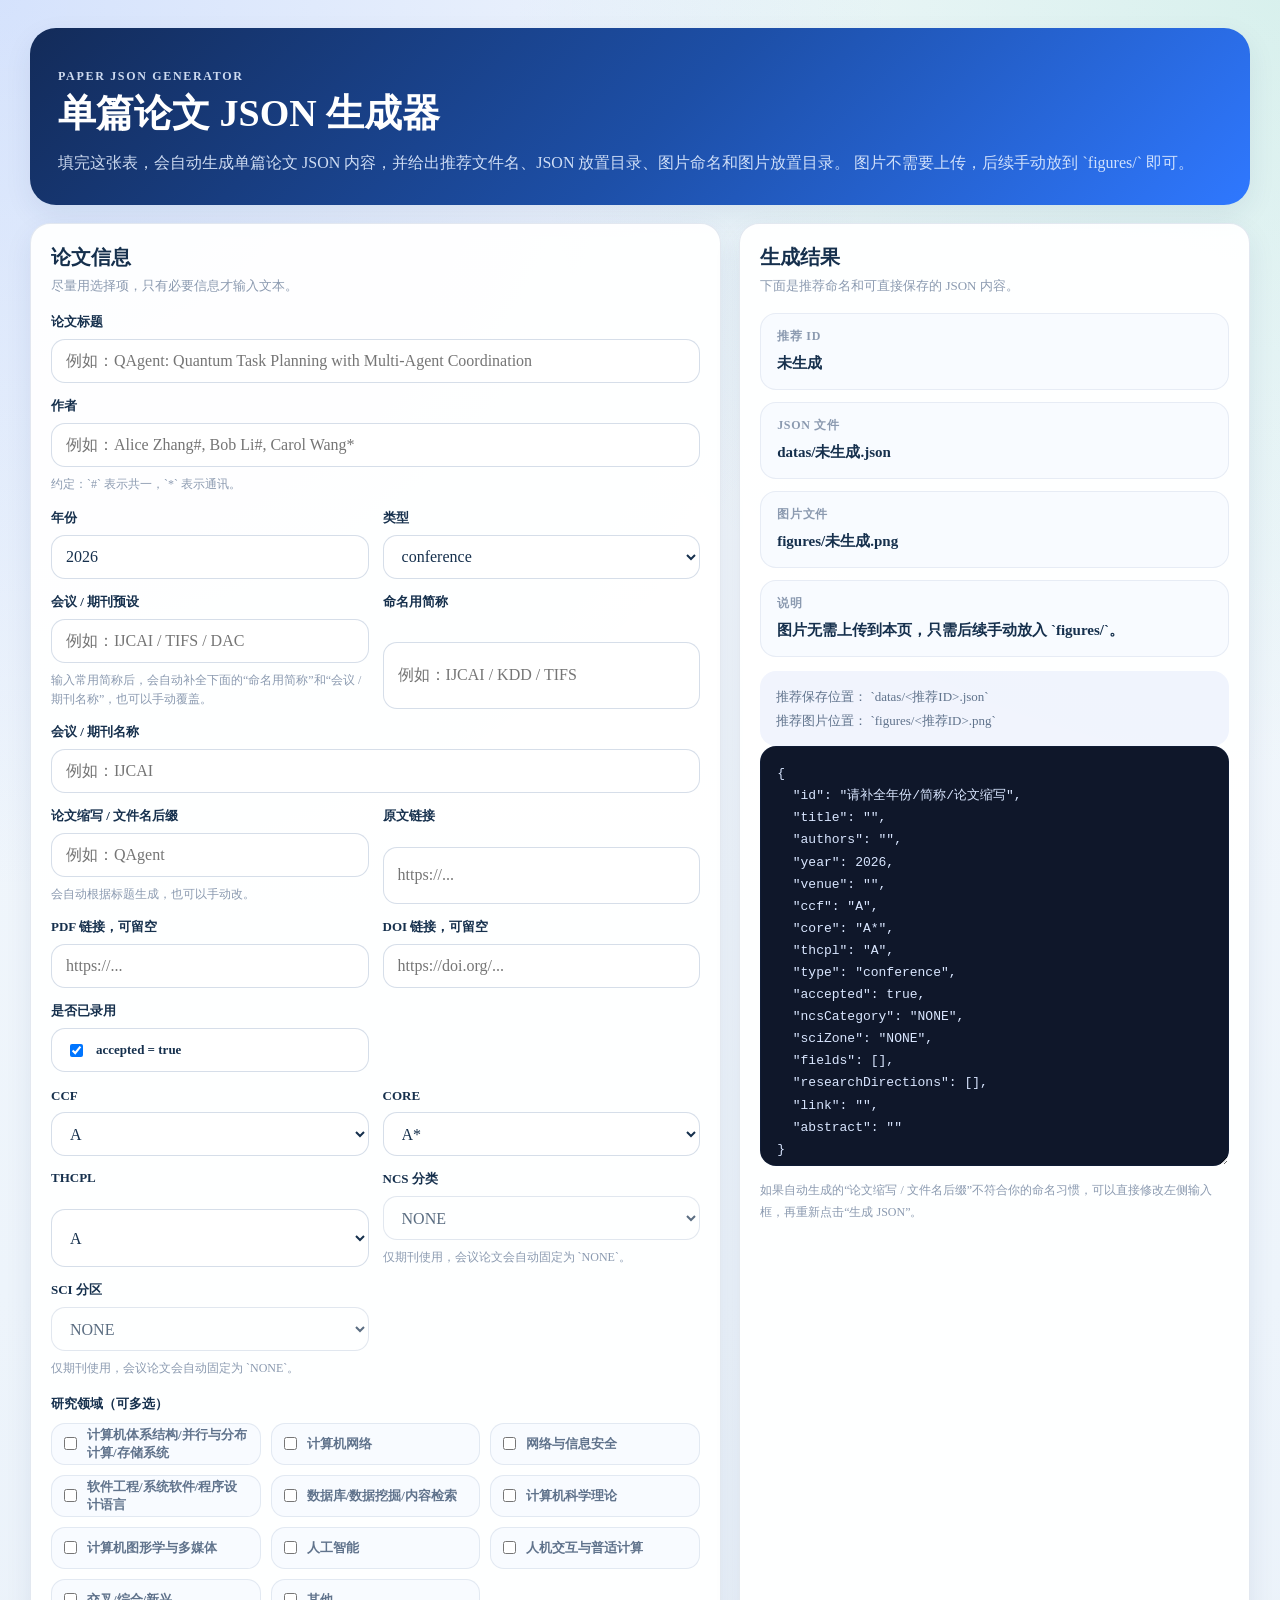
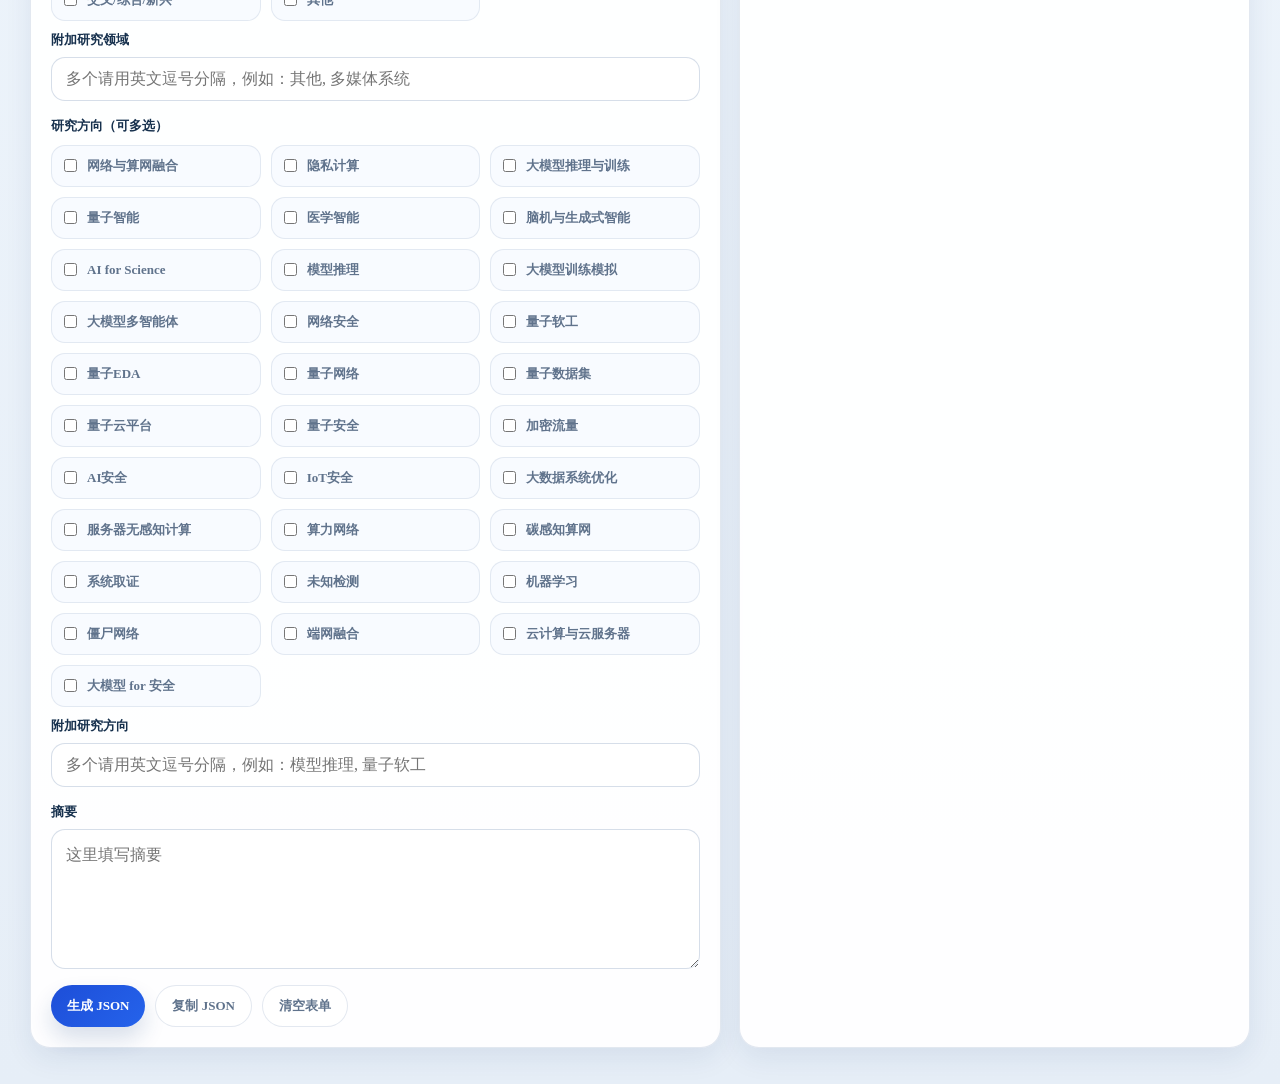
<file: gen_paper_json.html>
<!doctype html>
<html lang="zh-CN">
  <head>
    <meta charset="UTF-8" />
    <meta name="viewport" content="width=device-width, initial-scale=1.0" />
    <title>论文 JSON 生成器</title>
    <style>
      :root {
        --bg: #edf4fb;
        --surface: rgba(255, 255, 255, 0.94);
        --surface-strong: #ffffff;
        --border: rgba(31, 71, 132, 0.12);
        --border-strong: rgba(31, 71, 132, 0.18);
        --text: #16304d;
        --text-soft: #60738c;
        --text-faint: #8b9ab0;
        --primary: #1f5ed8;
        --primary-strong: #183d90;
        --primary-soft: #e8f0ff;
        --shadow-soft: 0 10px 28px rgba(18, 52, 100, 0.08);
        --radius-xl: 26px;
        --radius-lg: 20px;
        --radius-md: 14px;
        --radius-sm: 999px;
        --font-sans: "Segoe UI", "PingFang SC", "Microsoft YaHei", sans-serif;
      }

      * {
        box-sizing: border-box;
      }

      body {
        margin: 0;
        min-height: 100vh;
        color: var(--text);
        font-family: var(--font-sans);
        background:
          radial-gradient(circle at top left, rgba(73, 128, 255, 0.18), transparent 30%),
          radial-gradient(circle at top right, rgba(16, 185, 129, 0.12), transparent 26%),
          linear-gradient(180deg, #f4f8fc 0%, var(--bg) 48%, #e6eef7 100%);
      }

      body,
      input,
      select,
      textarea,
      button {
        font: inherit;
      }

      .page {
        width: min(1220px, calc(100vw - 28px));
        margin: 0 auto;
        padding: 28px 0 36px;
      }

      .hero {
        margin-bottom: 18px;
        padding: 28px;
        border-radius: var(--radius-xl);
        background: linear-gradient(135deg, #132b59 0%, #1d4fa7 52%, #2f78ff 100%);
        color: #ffffff;
        box-shadow: var(--shadow-soft);
      }

      .hero__eyebrow {
        margin: 0 0 8px;
        color: rgba(216, 231, 255, 0.82);
        font-size: 12px;
        font-weight: 800;
        letter-spacing: 0.14em;
        text-transform: uppercase;
      }

      .hero h1 {
        margin: 0;
        font-size: clamp(28px, 4vw, 38px);
      }

      .hero p {
        margin: 10px 0 0;
        color: rgba(226, 237, 255, 0.9);
        line-height: 1.8;
      }

      .layout {
        display: grid;
        grid-template-columns: minmax(0, 1.15fr) minmax(360px, 0.85fr);
        gap: 18px;
      }

      .panel {
        border: 1px solid var(--border);
        border-radius: var(--radius-lg);
        background: var(--surface);
        box-shadow: var(--shadow-soft);
      }

      .panel__body {
        padding: 20px;
      }

      .panel__head {
        display: flex;
        align-items: center;
        justify-content: space-between;
        gap: 12px;
        margin-bottom: 18px;
      }

      .panel__head h2 {
        margin: 0;
        font-size: 20px;
      }

      .panel__head p {
        margin: 6px 0 0;
        color: var(--text-faint);
        font-size: 13px;
      }

      .form-grid {
        display: grid;
        gap: 16px;
      }

      .field-grid {
        display: grid;
        grid-template-columns: repeat(2, minmax(0, 1fr));
        gap: 14px;
      }

      .field {
        display: grid;
        gap: 8px;
      }

      .field--full {
        grid-column: 1 / -1;
      }

      .field label,
      .choice-section__title {
        color: var(--text);
        font-size: 13px;
        font-weight: 800;
      }

      .field__hint {
        color: var(--text-faint);
        font-size: 12px;
        line-height: 1.6;
      }

      input[type="text"],
      input[type="number"],
      input[type="url"],
      select,
      textarea {
        width: 100%;
        min-height: 44px;
        padding: 11px 14px;
        border: 1px solid var(--border-strong);
        border-radius: var(--radius-md);
        background: var(--surface-strong);
        color: var(--text);
        transition: border-color 160ms ease, box-shadow 160ms ease;
      }

      textarea {
        min-height: 140px;
        resize: vertical;
        line-height: 1.75;
      }

      input:focus,
      select:focus,
      textarea:focus {
        outline: none;
        border-color: rgba(29, 78, 216, 0.34);
        box-shadow: 0 0 0 5px rgba(29, 78, 216, 0.08);
      }

      .inline-toggle {
        display: inline-flex;
        align-items: center;
        gap: 10px;
        min-height: 44px;
        padding: 0 14px;
        border: 1px solid var(--border-strong);
        border-radius: var(--radius-md);
        background: var(--surface-strong);
        color: var(--text-soft);
        font-weight: 700;
      }

      .choice-section {
        display: grid;
        gap: 10px;
      }

      .choice-grid {
        display: grid;
        grid-template-columns: repeat(auto-fit, minmax(170px, 1fr));
        gap: 10px;
      }

      .choice {
        display: flex;
        align-items: center;
        gap: 10px;
        min-height: 42px;
        padding: 0 12px;
        border: 1px solid rgba(31, 71, 132, 0.1);
        border-radius: 14px;
        background: #f8fbff;
        color: var(--text-soft);
        font-size: 13px;
        font-weight: 700;
      }

      .choice input {
        margin: 0;
      }

      .actions {
        display: flex;
        flex-wrap: wrap;
        gap: 10px;
      }

      .button {
        min-height: 42px;
        padding: 0 16px;
        border: 0;
        border-radius: var(--radius-sm);
        background: linear-gradient(135deg, #1d4ed8, #2563eb);
        color: #ffffff;
        font-size: 13px;
        font-weight: 800;
        cursor: pointer;
        box-shadow: 0 12px 22px rgba(20, 61, 126, 0.16);
      }

      .button--ghost {
        border: 1px solid rgba(31, 71, 132, 0.12);
        background: #ffffff;
        color: var(--text-soft);
        box-shadow: none;
      }

      .notice {
        padding: 14px 16px;
        border-radius: 16px;
        background: rgba(29, 78, 216, 0.06);
        color: var(--text-soft);
        font-size: 13px;
        line-height: 1.8;
      }

      .summary-grid {
        display: grid;
        gap: 12px;
      }

      .summary-card {
        padding: 14px 16px;
        border: 1px solid rgba(31, 71, 132, 0.08);
        border-radius: 16px;
        background: #f8fbff;
      }

      .summary-card__label {
        margin: 0 0 6px;
        color: var(--text-faint);
        font-size: 12px;
        font-weight: 800;
        letter-spacing: 0.06em;
        text-transform: uppercase;
      }

      .summary-card__value {
        margin: 0;
        color: var(--text);
        font-size: 15px;
        font-weight: 700;
        line-height: 1.6;
        word-break: break-word;
      }

      .output {
        width: 100%;
        min-height: 420px;
        padding: 16px;
        border: 1px solid rgba(31, 71, 132, 0.12);
        border-radius: 16px;
        background: #0f172a;
        color: #d9e6ff;
        font-family: ui-monospace, SFMono-Regular, Consolas, "Liberation Mono", monospace;
        font-size: 13px;
        line-height: 1.7;
        white-space: pre-wrap;
      }

      .output:focus {
        outline: none;
      }

      .footer-note {
        margin-top: 10px;
        color: var(--text-faint);
        font-size: 12px;
        line-height: 1.8;
      }

      @media (max-width: 980px) {
        .layout {
          grid-template-columns: 1fr;
        }
      }

      @media (max-width: 720px) {
        .page {
          width: min(100vw - 20px, 1220px);
          padding-top: 18px;
        }

        .hero,
        .panel__body {
          padding: 18px;
        }

        .field-grid {
          grid-template-columns: 1fr;
        }
      }
    </style>
  </head>
  <body>
    <div class="page">
      <section class="hero">
        <p class="hero__eyebrow">Paper JSON Generator</p>
        <h1>单篇论文 JSON 生成器</h1>
        <p>
          填完这张表，会自动生成单篇论文 JSON 内容，并给出推荐文件名、JSON 放置目录、图片命名和图片放置目录。
          图片不需要上传，后续手动放到 `figures/` 即可。
        </p>
      </section>

      <div class="layout">
        <section class="panel">
          <div class="panel__body">
            <div class="panel__head">
              <div>
                <h2>论文信息</h2>
                <p>尽量用选择项，只有必要信息才输入文本。</p>
              </div>
            </div>

            <form id="paperForm" class="form-grid">
              <div class="field-grid">
                <div class="field field--full">
                  <label for="titleInput">论文标题</label>
                  <input id="titleInput" name="title" type="text" placeholder="例如：QAgent: Quantum Task Planning with Multi-Agent Coordination" />
                </div>

                <div class="field field--full">
                  <label for="authorsInput">作者</label>
                  <input id="authorsInput" name="authors" type="text" placeholder="例如：Alice Zhang#, Bob Li#, Carol Wang*" />
                  <div class="field__hint">约定：`#` 表示共一，`*` 表示通讯。</div>
                </div>

                <div class="field">
                  <label for="yearInput">年份</label>
                  <input id="yearInput" name="year" type="number" min="2000" max="2100" value="2026" />
                </div>

                <div class="field">
                  <label for="typeSelect">类型</label>
                  <select id="typeSelect" name="type">
                    <option value="conference">conference</option>
                    <option value="journal">journal</option>
                  </select>
                </div>

                <div class="field">
                  <label for="venuePresetInput">会议 / 期刊预设</label>
                  <input id="venuePresetInput" name="venuePreset" type="text" list="venuePresetList" placeholder="例如：IJCAI / TIFS / DAC" />
                  <datalist id="venuePresetList"></datalist>
                  <div class="field__hint">输入常用简称后，会自动补全下面的“命名用简称”和“会议 / 期刊名称”，也可以手动覆盖。</div>
                </div>

                <div class="field">
                  <label for="venueCodeInput">命名用简称</label>
                  <input id="venueCodeInput" name="venueCode" type="text" placeholder="例如：IJCAI / KDD / TIFS" />
                </div>

                <div class="field field--full">
                  <label for="venueInput">会议 / 期刊名称</label>
                  <input id="venueInput" name="venue" type="text" placeholder="例如：IJCAI" />
                </div>

                <div class="field">
                  <label for="paperAliasInput">论文缩写 / 文件名后缀</label>
                  <input id="paperAliasInput" name="paperAlias" type="text" placeholder="例如：QAgent" />
                  <div class="field__hint">会自动根据标题生成，也可以手动改。</div>
                </div>

                <div class="field">
                  <label for="linkInput">原文链接</label>
                  <input id="linkInput" name="link" type="url" placeholder="https://..." />
                </div>

                <div class="field">
                  <label for="pdfInput">PDF 链接，可留空</label>
                  <input id="pdfInput" name="pdf" type="url" placeholder="https://..." />
                </div>

                <div class="field">
                  <label for="doiInput">DOI 链接，可留空</label>
                  <input id="doiInput" name="doi" type="url" placeholder="https://doi.org/..." />
                </div>

                <div class="field">
                  <span class="choice-section__title">是否已录用</span>
                  <label class="inline-toggle">
                    <input id="acceptedInput" name="accepted" type="checkbox" checked />
                    <span>accepted = true</span>
                  </label>
                </div>
              </div>

              <div class="field-grid">
                <div class="field">
                  <label for="ccfSelect">CCF</label>
                  <select id="ccfSelect" name="ccf">
                    <option value="A">A</option>
                    <option value="B">B</option>
                    <option value="C">C</option>
                    <option value="N">N</option>
                  </select>
                </div>

                <div class="field">
                  <label for="coreSelect">CORE</label>
                  <select id="coreSelect" name="core">
                    <option value="A*">A*</option>
                    <option value="A">A</option>
                    <option value="B">B</option>
                    <option value="C">C</option>
                    <option value="N">N</option>
                  </select>
                </div>

                <div class="field">
                  <label for="thcplSelect">THCPL</label>
                  <select id="thcplSelect" name="thcpl">
                    <option value="A">A</option>
                    <option value="B">B</option>
                    <option value="N">N</option>
                  </select>
                </div>

                <div class="field">
                  <label for="ncsCategorySelect">NCS 分类</label>
                  <select id="ncsCategorySelect" name="ncsCategory">
                    <option value="NONE">NONE</option>
                    <option value="NCS">NCS</option>
                    <option value="NCS_SUB">NCS子刊</option>
                  </select>
                  <div class="field__hint">仅期刊使用，会议论文会自动固定为 `NONE`。</div>
                </div>

                <div class="field">
                  <label for="sciZoneSelect">SCI 分区</label>
                  <select id="sciZoneSelect" name="sciZone">
                    <option value="NONE">NONE</option>
                    <option value="SCI1">SCI 1区</option>
                    <option value="SCI2">SCI 2区</option>
                    <option value="SCI3">SCI 3区</option>
                  </select>
                  <div class="field__hint">仅期刊使用，会议论文会自动固定为 `NONE`。</div>
                </div>
              </div>

              <div class="choice-section field--full">
                <div class="choice-section__title">研究领域（可多选）</div>
                <div id="fieldsChoices" class="choice-grid"></div>
                <div class="field">
                  <label for="extraFieldsInput">附加研究领域</label>
                  <input id="extraFieldsInput" type="text" placeholder="多个请用英文逗号分隔，例如：其他, 多媒体系统" />
                </div>
              </div>

              <div class="choice-section field--full">
                <div class="choice-section__title">研究方向（可多选）</div>
                <div id="directionsChoices" class="choice-grid"></div>
                <div class="field">
                  <label for="extraDirectionsInput">附加研究方向</label>
                  <input id="extraDirectionsInput" type="text" placeholder="多个请用英文逗号分隔，例如：模型推理, 量子软工" />
                </div>
              </div>

              <div class="field field--full">
                <label for="abstractInput">摘要</label>
                <textarea id="abstractInput" name="abstract" placeholder="这里填写摘要"></textarea>
              </div>

              <div class="actions">
                <button id="generateBtn" class="button" type="button">生成 JSON</button>
                <button id="copyBtn" class="button button--ghost" type="button">复制 JSON</button>
                <button id="resetBtn" class="button button--ghost" type="reset">清空表单</button>
              </div>
            </form>
          </div>
        </section>

        <section class="panel">
          <div class="panel__body">
            <div class="panel__head">
              <div>
                <h2>生成结果</h2>
                <p>下面是推荐命名和可直接保存的 JSON 内容。</p>
              </div>
            </div>

            <div class="summary-grid">
              <article class="summary-card">
                <p class="summary-card__label">推荐 ID</p>
                <p id="recommendedId" class="summary-card__value">未生成</p>
              </article>

              <article class="summary-card">
                <p class="summary-card__label">JSON 文件</p>
                <p id="jsonFileName" class="summary-card__value">datas/未生成.json</p>
              </article>

              <article class="summary-card">
                <p class="summary-card__label">图片文件</p>
                <p id="figureFileName" class="summary-card__value">figures/未生成.png</p>
              </article>

              <article class="summary-card">
                <p class="summary-card__label">说明</p>
                <p class="summary-card__value">图片无需上传到本页，只需后续手动放入 `figures/`。</p>
              </article>
            </div>

            <div class="notice" style="margin-top: 14px;">
              推荐保存位置：
              `datas/&lt;推荐ID&gt;.json`
              <br />
              推荐图片位置：
              `figures/&lt;推荐ID&gt;.png`
            </div>

            <textarea id="jsonOutput" class="output" spellcheck="false"></textarea>
            <p class="footer-note">
              如果自动生成的“论文缩写 / 文件名后缀”不符合你的命名习惯，可以直接修改左侧输入框，再重新点击“生成 JSON”。
            </p>
          </div>
        </section>
      </div>
    </div>

    <script>
      (function () {
        const VENUE_PRESETS = [
          { code: "AAAI", venue: "AAAI" },
          { code: "ACNS", venue: "ACNS" },
          { code: "ASE", venue: "ASE" },
          { code: "CCS", venue: "ACM SIGSAC Conference on Computer and Communications Security" },
          { code: "CSCWD", venue: "CSCWD" },
          { code: "CompNet", venue: "Computer Networks" },
          { code: "CompSecurity", venue: "Computers & Security" },
          { code: "DAC", venue: "DAC" },
          { code: "DASFAA", venue: "DASFAA" },
          { code: "DATE", venue: "DATE" },
          { code: "EMSE", venue: "Empirical Software Engineering" },
          { code: "FSE", venue: "ESEC/SIGSOFT FSE" },
          { code: "ICAIS", venue: "International Conference on Artificial Intelligence and Security" },
          { code: "ICWS", venue: "ICWS" },
          { code: "IJCAI", venue: "IJCAI" },
          { code: "INFOCOM", venue: "INFOCOM" },
          { code: "INS", venue: "Information Sciences (INS)" },
          { code: "JSAC", venue: "IEEE Journal on Selected Areas in Communications (JSAC)" },
          { code: "MM", venue: "ACM Multimedia (MM)" },
          { code: "NDSS", venue: "NDSS" },
          { code: "SECON", venue: "SECON" },
          { code: "SIGKDD", venue: "SIGKDD" },
          { code: "TCAD", venue: "IEEE Transactions on Computer-Aided Design of Integrated Circuits and Systems (TCAD)" },
          { code: "TDSC", venue: "IEEE Transactions on Dependable and Secure Computing (TDSC)" },
          { code: "TIFS", venue: "IEEE Transactions on Information Forensics and Security (TIFS)" },
          { code: "TJSC", venue: "The Journal of Supercomputing" },
          { code: "TMC", venue: "IEEE Transactions on Mobile Computing (TMC)" },
          { code: "TON", venue: "IEEE/ACM Transactions on Networking (TON)" },
          { code: "TPDS", venue: "IEEE TPDS" },
          { code: "TSE", venue: "IEEE Transactions on Software Engineering" },
          { code: "WISA", venue: "WISA" },
          { code: "WWW", venue: "WWW" },
        ];

        const FIELD_OPTIONS = [
          "计算机体系结构/并行与分布计算/存储系统",
          "计算机网络",
          "网络与信息安全",
          "软件工程/系统软件/程序设计语言",
          "数据库/数据挖掘/内容检索",
          "计算机科学理论",
          "计算机图形学与多媒体",
          "人工智能",
          "人机交互与普适计算",
          "交叉/综合/新兴",
          "其他",
        ];

        const RESEARCH_DIRECTION_OPTIONS = [
          "网络与算网融合",
          "隐私计算",
          "大模型推理与训练",
          "量子智能",
          "医学智能",
          "脑机与生成式智能",
          "AI for Science",
          "模型推理",
          "大模型训练模拟",
          "大模型多智能体",
          "网络安全",
          "量子软工",
          "量子EDA",
          "量子网络",
          "量子数据集",
          "量子云平台",
          "量子安全",
          "加密流量",
          "AI安全",
          "IoT安全",
          "大数据系统优化",
          "服务器无感知计算",
          "算力网络",
          "碳感知算网",
          "系统取证",
          "未知检测",
          "机器学习",
          "僵尸网络",
          "端网融合",
          "云计算与云服务器",
          "大模型 for 安全",
        ];

        const STOP_WORDS = new Set([
          "a", "an", "the", "for", "and", "or", "to", "of", "in", "on", "via", "with", "under",
          "against", "towards", "toward", "based", "using", "from", "by", "into", "across",
        ]);

        const elements = {
          form: document.getElementById("paperForm"),
          title: document.getElementById("titleInput"),
          authors: document.getElementById("authorsInput"),
          year: document.getElementById("yearInput"),
          type: document.getElementById("typeSelect"),
          venuePreset: document.getElementById("venuePresetInput"),
          venueCode: document.getElementById("venueCodeInput"),
          venue: document.getElementById("venueInput"),
          paperAlias: document.getElementById("paperAliasInput"),
          link: document.getElementById("linkInput"),
          pdf: document.getElementById("pdfInput"),
          doi: document.getElementById("doiInput"),
          accepted: document.getElementById("acceptedInput"),
          fieldsChoices: document.getElementById("fieldsChoices"),
          directionsChoices: document.getElementById("directionsChoices"),
          extraFields: document.getElementById("extraFieldsInput"),
          extraDirections: document.getElementById("extraDirectionsInput"),
          abstract: document.getElementById("abstractInput"),
          generateBtn: document.getElementById("generateBtn"),
          copyBtn: document.getElementById("copyBtn"),
          resetBtn: document.getElementById("resetBtn"),
          recommendedId: document.getElementById("recommendedId"),
          jsonFileName: document.getElementById("jsonFileName"),
          figureFileName: document.getElementById("figureFileName"),
          jsonOutput: document.getElementById("jsonOutput"),
          ccf: document.getElementById("ccfSelect"),
          core: document.getElementById("coreSelect"),
          thcpl: document.getElementById("thcplSelect"),
          ncsCategory: document.getElementById("ncsCategorySelect"),
          sciZone: document.getElementById("sciZoneSelect"),
        };

        init();

        function init() {
          renderVenuePresetList();
          renderChoices(elements.fieldsChoices, FIELD_OPTIONS, "fields");
          renderChoices(elements.directionsChoices, RESEARCH_DIRECTION_OPTIONS, "directions");
          bindEvents();
          applyVenuePreset();
          syncJournalTagInputs();
          generateJson();
        }

        function renderVenuePresetList() {
          const list = document.getElementById("venuePresetList");
          if (!list) {
            return;
          }

          list.innerHTML = VENUE_PRESETS.map(function (item) {
            return '<option value="' + escapeAttribute(item.code) + '">' + escapeHtml(item.venue) + "</option>";
          }).join("");
        }

        function renderChoices(container, values, name) {
          container.innerHTML = values
            .map(function (value, index) {
              const id = name + "-choice-" + index;
              return (
                '<label class="choice" for="' +
                escapeAttribute(id) +
                '">' +
                '<input id="' +
                escapeAttribute(id) +
                '" type="checkbox" data-choice-group="' +
                escapeAttribute(name) +
                '" value="' +
                escapeAttribute(value) +
                '">' +
                "<span>" +
                escapeHtml(value) +
                "</span>" +
                "</label>"
              );
            })
            .join("");
        }

        function bindEvents() {
          elements.venuePreset.addEventListener("input", function () {
            applyVenuePreset();
            generateJson();
          });

          elements.type.addEventListener("change", function () {
            syncJournalTagInputs();
            generateJson();
          });

          elements.title.addEventListener("input", function () {
            if (!elements.paperAlias.dataset.userEdited) {
              elements.paperAlias.value = suggestPaperAlias(elements.title.value);
            }
            generateJson();
          });

          elements.paperAlias.addEventListener("input", function () {
            elements.paperAlias.dataset.userEdited = elements.paperAlias.value.trim() ? "true" : "";
            generateJson();
          });

          elements.form.addEventListener("input", generateJson);
          elements.form.addEventListener("change", generateJson);

          elements.generateBtn.addEventListener("click", generateJson);

          elements.copyBtn.addEventListener("click", async function () {
            generateJson();
            try {
              await navigator.clipboard.writeText(elements.jsonOutput.value);
              elements.copyBtn.textContent = "已复制";
              setTimeout(function () {
                elements.copyBtn.textContent = "复制 JSON";
              }, 1200);
            } catch (error) {
              elements.jsonOutput.focus();
              elements.jsonOutput.select();
            }
          });

          elements.resetBtn.addEventListener("click", function () {
            window.setTimeout(function () {
              elements.paperAlias.dataset.userEdited = "";
              applyVenuePreset();
              syncJournalTagInputs();
              generateJson();
            }, 0);
          });
        }

        function syncJournalTagInputs() {
          const isJournal = elements.type.value === "journal";

          elements.ncsCategory.disabled = !isJournal;
          elements.sciZone.disabled = !isJournal;

          if (!isJournal) {
            elements.ncsCategory.value = "NONE";
            elements.sciZone.value = "NONE";
          }
        }

        function applyVenuePreset() {
          const selectedCode = elements.venuePreset.value.trim().toUpperCase();
          const preset = VENUE_PRESETS.find(function (item) {
            return item.code.toUpperCase() === selectedCode || item.venue.toUpperCase() === selectedCode;
          });

          if (!preset) {
            return;
          }

          if (!elements.venueCode.value.trim() || elements.venueCode.dataset.fromPreset === "true") {
            elements.venueCode.value = preset.code;
            elements.venueCode.dataset.fromPreset = "true";
          }

          if (!elements.venue.value.trim() || elements.venue.dataset.fromPreset === "true") {
            elements.venue.value = preset.venue;
            elements.venue.dataset.fromPreset = "true";
          }
        }

        function generateJson() {
          const paper = collectPaperData();
          const id = paper.id;
          const jsonText = JSON.stringify(paper.json, null, 2);

          elements.recommendedId.textContent = id || "未生成";
          elements.jsonFileName.textContent = id ? "datas/" + id + ".json" : "datas/未生成.json";
          elements.figureFileName.textContent = id ? "figures/" + id + ".png" : "figures/未生成.png";
          elements.jsonOutput.value = jsonText;
        }

        function collectPaperData() {
          const title = elements.title.value.trim();
          const venueCode = sanitizeIdentifier(elements.venueCode.value.trim().toUpperCase());
          const year = String(elements.year.value || "").trim();
          const paperAlias = sanitizeIdentifier(elements.paperAlias.value.trim() || suggestPaperAlias(title));
          const id = venueCode && year && paperAlias ? venueCode + year + paperAlias : "";
          const fields = collectCheckedValues("fields").concat(splitExtraValues(elements.extraFields.value));
          const researchDirections = collectCheckedValues("directions").concat(splitExtraValues(elements.extraDirections.value));

          const jsonObject = {
            id: id || "请补全年份/简称/论文缩写",
            title: title,
            authors: elements.authors.value.trim(),
            year: Number(elements.year.value) || 0,
            venue: elements.venue.value.trim(),
            ccf: elements.ccf.value,
            core: elements.core.value,
            thcpl: elements.thcpl.value,
            type: elements.type.value,
            accepted: elements.accepted.checked,
            ncsCategory: elements.type.value === "journal" ? elements.ncsCategory.value : "NONE",
            sciZone: elements.type.value === "journal" ? elements.sciZone.value : "NONE",
            fields: uniqueValues(fields),
            researchDirections: uniqueValues(researchDirections),
            link: elements.link.value.trim(),
            abstract: elements.abstract.value.trim(),
          };

          if (elements.pdf.value.trim()) {
            jsonObject.pdf = elements.pdf.value.trim();
          }

          if (elements.doi.value.trim()) {
            jsonObject.doi = elements.doi.value.trim();
          }

          return {
            id: id,
            json: jsonObject,
          };
        }

        function collectCheckedValues(groupName) {
          return Array.from(document.querySelectorAll('[data-choice-group="' + groupName + '"]:checked'))
            .map(function (input) {
              return input.value;
            });
        }

        function splitExtraValues(text) {
          return text
            .split(/[,\n，；;]/)
            .map(function (item) {
              return item.trim();
            })
            .filter(Boolean);
        }

        function uniqueValues(values) {
          const result = [];
          const seen = new Set();
          values.forEach(function (value) {
            if (!value || seen.has(value)) {
              return;
            }
            seen.add(value);
            result.push(value);
          });
          return result;
        }

        function suggestPaperAlias(title) {
          const trimmed = title.trim();
          if (!trimmed) {
            return "";
          }

          const prefixMatch = trimmed.match(/^([A-Za-z0-9][A-Za-z0-9-]{1,24})\s*:/);
          if (prefixMatch) {
            return sanitizeIdentifier(prefixMatch[1]);
          }

          const words = trimmed
            .replace(/[^A-Za-z0-9\s-]/g, " ")
            .split(/[\s-]+/)
            .map(function (word) {
              return word.trim();
            })
            .filter(function (word) {
              return word && !STOP_WORDS.has(word.toLowerCase());
            })
            .slice(0, 6);

          if (!words.length) {
            return "PaperShortName";
          }

          return words
            .map(function (word) {
              return word.charAt(0).toUpperCase() + word.slice(1);
            })
            .join("")
            .replace(/[^A-Za-z0-9]/g, "");
        }

        function sanitizeIdentifier(value) {
          const cleaned = value.replace(/[^A-Za-z0-9]/g, "");
          return cleaned ? cleaned.charAt(0).toUpperCase() + cleaned.slice(1) : "";
        }

        function escapeHtml(value) {
          return String(value)
            .replace(/&/g, "&amp;")
            .replace(/</g, "&lt;")
            .replace(/>/g, "&gt;")
            .replace(/"/g, "&quot;")
            .replace(/'/g, "&#39;");
        }

        function escapeAttribute(value) {
          return escapeHtml(value);
        }
      })();
    </script>
  </body>
</html>
</file>
